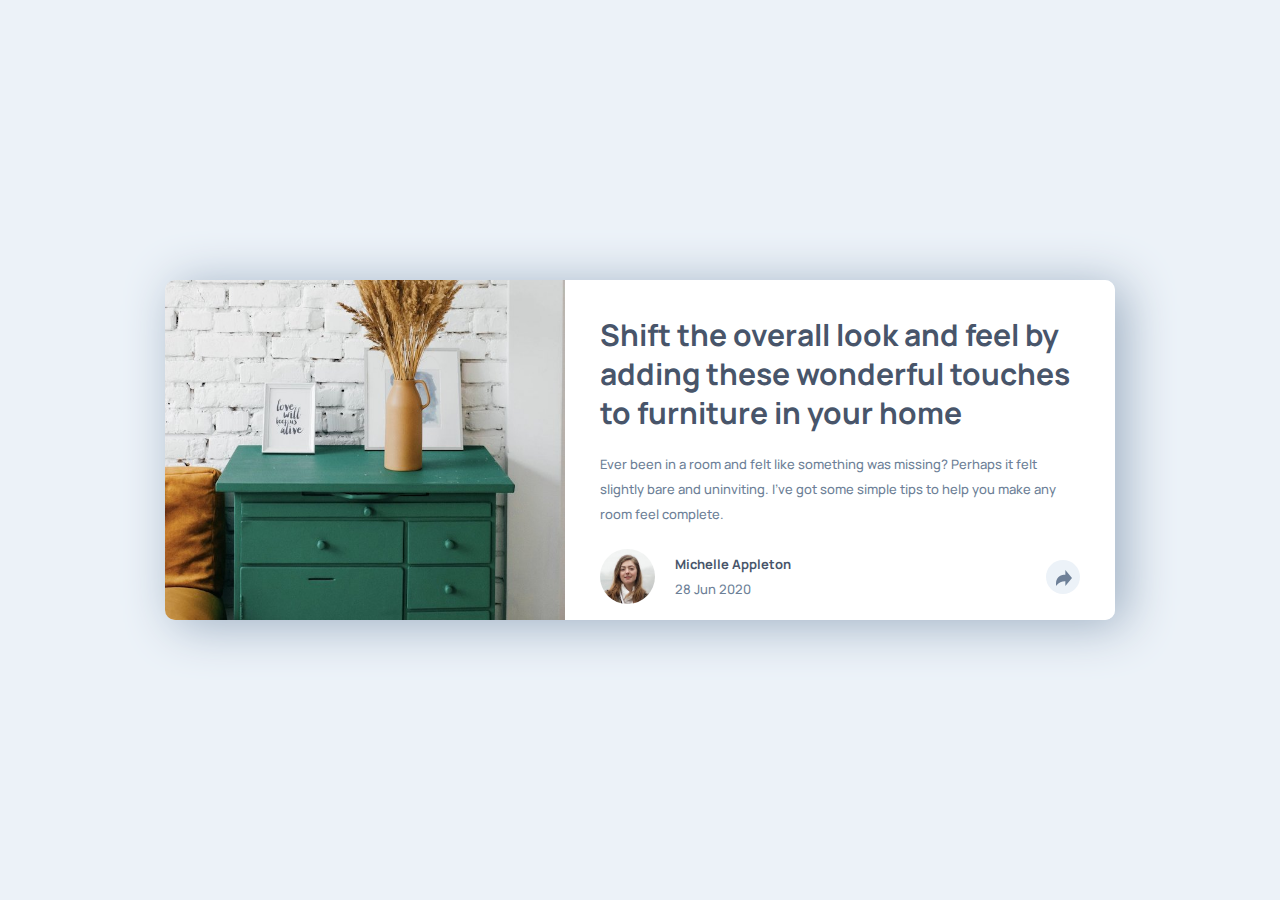
<file: index.html>
<!DOCTYPE html>
<html lang="en">
  <head>
    <meta charset="UTF-8" />
    <meta name="viewport" content="width=device-width, initial-scale=1.0" />

    <link
      rel="icon"
      type="image/png"
      sizes="32x32"
      href="./images/favicon-32x32.png"
    />
    <link rel="stylesheet" href="style.css" />

    <title>Article preview component</title>
  </head>
  <body>
    <div class="card">
      <div class="card__image">
        <img src="./images/drawers.jpg" alt="Drawers" />
      </div>
      <div class="card__text">
        <h1>
          Shift the overall look and feel by adding these wonderful touches to
          furniture in your home
        </h1>

        <p>
          Ever been in a room and felt like something was missing? Perhaps it
          felt slightly bare and uninviting. I’ve got some simple tips to help
          you make any room feel complete.
        </p>

        <div class="card__footer">
          <img
            class="card__footer__img to-hide"
            src="./images/avatar-michelle.jpg"
            alt="Photo of a woman"
          />

          <p class="card__footer__text to-hide">
            <span class="to-hide">Michelle Appleton</span>28 Jun 2020
          </p>
          <div class="card__footer__share tooltip" id="button">
            <img src="./images/icon-share.svg" id="share" alt="" />
            <div class="tooltiptext">
              share
              <a href="https://en-gb.facebook.com/"
                ><img src="./images/icon-facebook.svg" alt=""
              /></a>
              <a href="https://twitter.com/">
                <img src="./images/icon-twitter.svg" alt="" />
              </a>
              <a href="https://www.pinterest.com/">
                <img src="./images/icon-pinterest.svg" alt="" />
              </a>
            </div>
          </div>
        </div>
      </div>
    </div>
    <script src="script.js"></script>
  </body>
</html>
</file>
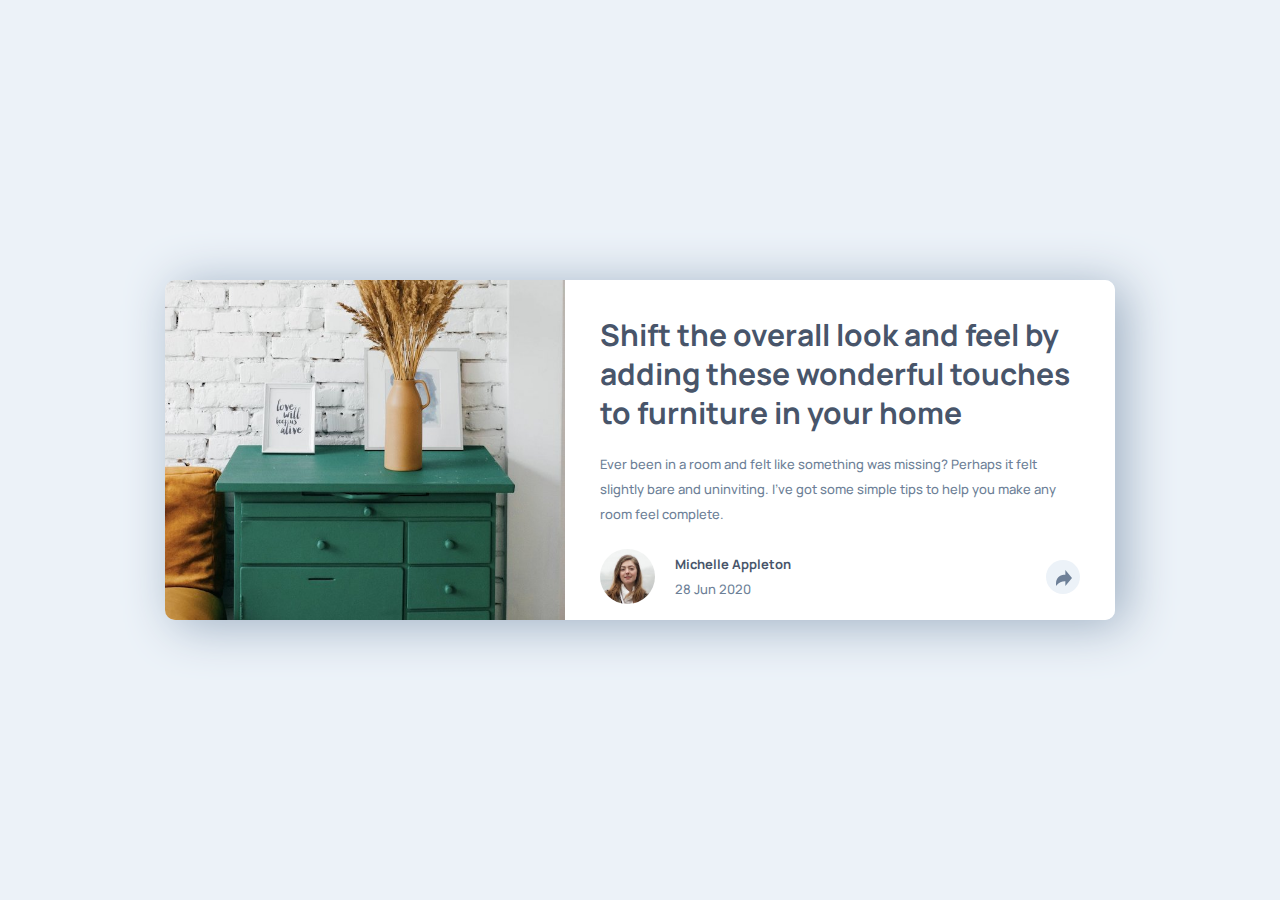
<file: article-preview-component-master/index.html>
<!DOCTYPE html>
<html lang="en">
  <head>
    <meta charset="UTF-8" />
    <meta name="viewport" content="width=device-width, initial-scale=1.0" />

    <link
      rel="icon"
      type="image/png"
      sizes="32x32"
      href="./images/favicon-32x32.png"
    />
    <link rel="stylesheet" href="style.css" />

    <title>Article preview component</title>
  </head>
  <body>
    <div class="card">
      <div class="card__image">
        <img src="./images/drawers.jpg" alt="Drawers" />
      </div>
      <div class="card__text">
        <h1>
          Shift the overall look and feel by adding these wonderful touches to
          furniture in your home
        </h1>

        <p>
          Ever been in a room and felt like something was missing? Perhaps it
          felt slightly bare and uninviting. I’ve got some simple tips to help
          you make any room feel complete.
        </p>

        <div class="card__footer">
          <img
            class="card__footer__img"
            src="./images/avatar-michelle.jpg"
            alt="Photo of a woman"
          />

          <p class="card__footer__text">
            <span>Michelle Appleton</span>28 Jun 2020
          </p>
          <div class="card__footer__share tooltip" id="button">
            <img src="./images/icon-share.svg" id="share" alt="" />
            <div class="tooltiptext"> share
              <img src="./images/icon-facebook.svg" alt="">
              <img src="./images/icon-twitter.svg" alt="">
              <img src="./images/icon-pinterest.svg" alt="">
              
              
              <div/>
          </div>
        </div>
      </div>
    </div>
  </body>
</html>
</file>
<file: style.css>
@import url("https://fonts.googleapis.com/css2?family=Manrope:wght@500;700&display=swap");
body {
  background-color: #ecf2f8;
  width: 100vw;
}

html,
body {
  margin: 0;
  padding: 0;
  height: 100%;
  display: -webkit-box;
  display: -ms-flexbox;
  display: flex;
}

.card {
  display: -webkit-box;
  display: -ms-flexbox;
  display: flex;
  -webkit-box-orient: horizontal;
  -webkit-box-direction: normal;
      -ms-flex-direction: row;
          flex-direction: row;
  margin: 0 auto;
  -ms-flex-item-align: center;
      align-self: center;
  height: 340px;
  -webkit-box-shadow: 10px 5px 50px #9eafc2;
          box-shadow: 10px 5px 50px #9eafc2;
  width: 950px;
  border-radius: 10px;
}

.card__text {
  padding: 35px;
  font-family: "Manrope", sans-serif;
  padding-top: 15px;
  background-color: #fff;
  border-bottom-right-radius: 10px;
  border-top-right-radius: 10px;
}

.card__image img {
  height: 340px;
  border-bottom-left-radius: 10px;
  border-top-left-radius: 10px;
  width: 400px;
}

h1 {
  color: #48556a;
  font-weight: 700;
  line-height: 1.3;
  font-size: 30px;
}

p {
  color: #6d7f97;
  font-size: 13px;
  font-weight: 500;
}

.card__text p {
  line-height: 1.9;
}

span {
  color: #48556a;
  font-weight: 700;
}

.card__footer {
  display: -webkit-box;
  display: -ms-flexbox;
  display: flex;
  -webkit-box-orient: horizontal;
  -webkit-box-direction: normal;
      -ms-flex-direction: row;
          flex-direction: row;
}

.card__footer__text {
  display: -webkit-box;
  display: -ms-flexbox;
  display: flex;
  -webkit-box-orient: vertical;
  -webkit-box-direction: normal;
      -ms-flex-direction: column;
          flex-direction: column;
  -ms-flex-item-align: center;
      align-self: center;
}

.card__footer__img {
  height: 55px;
  width: 55px;
  border-radius: 50%;
  margin-right: 20px;
  -ms-flex-item-align: center;
      -ms-grid-row-align: center;
      align-self: center;
}

.card__footer__share {
  width: 34px;
  height: 34px;
  background-color: #ecf2f8;
  border-radius: 50%;
  -ms-flex-item-align: center;
      align-self: center;
  justify-self: end;
  display: -webkit-box;
  display: -ms-flexbox;
  display: flex;
  -webkit-box-pack: center;
      -ms-flex-pack: center;
          justify-content: center;
  -ms-flex-line-pack: center;
      align-content: center;
  margin-left: auto;
}

.card__footer__share img {
  margin-top: 8px;
  width: 16px;
  height: 16px;
  margin-left: 10px;
}

.card__footer__share:active,
.card__footer__share:hover {
  background-color: #6d7f97;
}

.card__footer__share:active img,
.card__footer__share:hover img {
  -webkit-filter: brightness(0) saturate(100%) invert(100%) sepia(0%) saturate(7406%) hue-rotate(294deg) brightness(119%) contrast(121%);
          filter: brightness(0) saturate(100%) invert(100%) sepia(0%) saturate(7406%) hue-rotate(294deg) brightness(119%) contrast(121%);
}

.tooltip .tooltiptext {
  visibility: hidden;
  width: 200px;
  height: 50px;
  background-color: #48556a;
  color: #ecf2f8;
  border-radius: 10px;
  position: absolute;
  z-index: 1;
  bottom: 100%;
  left: 50%;
  margin-left: -105px;
  margin-bottom: 20px;
  font-family: "Manrope", sans-serif;
  font-weight: 500;
  font-size: 13px;
  text-transform: uppercase;
  letter-spacing: 3px;
  /* Fade in tooltip - takes 1 second to go from 0% to 100% opac: */
  opacity: 0;
  -webkit-transition: opacity 1s;
  transition: opacity 1s;
}

.tooltip:hover .tooltiptext {
  visibility: visible;
  opacity: 1;
}

.tooltip {
  position: relative;
  display: inline-block;
}

.tooltip .tooltiptext::after {
  content: " ";
  position: absolute;
  top: 100%;
  /* At the bottom of the tooltip */
  left: 50%;
  margin-left: -9px;
  border-width: 10px;
  border-style: solid;
  border-color: #48556a transparent transparent transparent;
}

.tooltiptext img {
  margin: 0;
}

.tooltiptext {
  padding-left: 10px;
  display: -webkit-box;
  display: -ms-flexbox;
  display: flex;
  -ms-flex-pack: distribute;
      justify-content: space-around;
  -webkit-box-align: center;
      -ms-flex-align: center;
          align-items: center;
}

@media (max-width: 951px) {
  body {
    height: 100vh;
  }
  .card {
    display: -webkit-box;
    display: -ms-flexbox;
    display: flex;
    -webkit-box-orient: vertical;
    -webkit-box-direction: normal;
        -ms-flex-direction: column;
            flex-direction: column;
    width: 400px;
    height: 500px;
  }
  .card__image img {
    height: 100%;
    border-top-right-radius: 10px;
    border-top-left-radius: 10px;
    border-bottom-left-radius: 0;
    width: 400px;
  }
  .card__text {
    border-bottom-right-radius: 10px;
    border-bottom-left-radius: 10px;
    border-top-right-radius: 0;
    padding: 0;
  }
  h1 {
    font-size: 24px;
    padding: 0 25px;
    margin-top: 20px;
  }
  p {
    padding: 0 25px;
  }
  .card__footer {
    border-bottom-left-radius: 10px;
    border-bottom-right-radius: 10px;
    padding: 0 20px;
  }
  .tooltip .tooltiptext {
    margin-left: -360px;
    margin-bottom: -43px;
  }
  .tooltip:hover .tooltip:focus-within .tooltiptext {
    visibility: visible;
    opacity: 1;
  }
}
</file>
<file: article-preview-component-master/style.css>
@import url("https://fonts.googleapis.com/css2?family=Manrope:wght@500;700&display=swap");
body {
  background-color: #ecf2f8;
  width: 100vw;
}

html,
body {
  margin: 0;
  padding: 0;
  height: 100%;
  display: -webkit-box;
  display: -ms-flexbox;
  display: flex;
}

.card {
  display: -webkit-box;
  display: -ms-flexbox;
  display: flex;
  margin: 0 auto;
  -ms-flex-item-align: center;
      align-self: center;
  height: 340px;
  -webkit-box-shadow: 10px 5px 50px #9eafc2;
          box-shadow: 10px 5px 50px #9eafc2;
  width: 950px;
  border-radius: 10px;
}

.card__text {
  padding: 35px;
  font-family: "Manrope", sans-serif;
  padding-top: 15px;
  background-color: #fff;
  border-bottom-right-radius: 10px;
  border-top-right-radius: 10px;
}

.card__image img {
  height: 340px;
  border-bottom-left-radius: 10px;
  border-top-left-radius: 10px;
  width: 400px;
}

h1 {
  color: #48556a;
  font-weight: 700;
  line-height: 1.3;
  font-size: 30px;
}

p {
  color: #6d7f97;
  font-size: 13px;
  font-weight: 500;
}

.card__text p {
  line-height: 1.9;
}

span {
  color: #48556a;
  font-weight: 700;
}

.card__footer {
  display: -webkit-box;
  display: -ms-flexbox;
  display: flex;
  -webkit-box-orient: horizontal;
  -webkit-box-direction: normal;
      -ms-flex-direction: row;
          flex-direction: row;
}

.card__footer__text {
  display: -webkit-box;
  display: -ms-flexbox;
  display: flex;
  -webkit-box-orient: vertical;
  -webkit-box-direction: normal;
      -ms-flex-direction: column;
          flex-direction: column;
  -ms-flex-item-align: center;
      align-self: center;
}

.card__footer__img {
  height: 55px;
  width: 55px;
  border-radius: 50%;
  margin-right: 20px;
  -ms-flex-item-align: center;
      -ms-grid-row-align: center;
      align-self: center;
}

.card__footer__share {
  width: 34px;
  height: 34px;
  background-color: #ecf2f8;
  border-radius: 50%;
  -ms-flex-item-align: center;
      align-self: center;
  justify-self: end;
  display: -webkit-box;
  display: -ms-flexbox;
  display: flex;
  -webkit-box-pack: center;
      -ms-flex-pack: center;
          justify-content: center;
  -ms-flex-line-pack: center;
      align-content: center;
  margin-left: auto;
}

.card__footer__share img {
  margin-top: 8px;
  width: 16px;
  height: 16px;
  margin-left: 10px;
}

.card__footer__share:active,
.card__footer__share:hover {
  background-color: #6d7f97;
}

.card__footer__share:active img,
.card__footer__share:hover img {
  -webkit-filter: brightness(0) saturate(100%) invert(100%) sepia(0%) saturate(7406%) hue-rotate(294deg) brightness(119%) contrast(121%);
          filter: brightness(0) saturate(100%) invert(100%) sepia(0%) saturate(7406%) hue-rotate(294deg) brightness(119%) contrast(121%);
}

.tooltip .tooltiptext {
  visibility: hidden;
  width: 200px;
  height: 50px;
  background-color: #48556a;
  color: #ecf2f8;
  border-radius: 10px;
  position: absolute;
  z-index: 1;
  bottom: 100%;
  left: 50%;
  margin-left: -100px;
  margin-bottom: 20px;
  font-family: "Manrope", sans-serif;
  font-weight: 500;
  font-size: 13px;
  text-transform: uppercase;
  letter-spacing: 3px;
  /* Fade in tooltip - takes 1 second to go from 0% to 100% opac: */
  opacity: 0;
  -webkit-transition: opacity 1s;
  transition: opacity 1s;
}

.tooltip:hover .tooltiptext {
  visibility: visible;
  opacity: 1;
}

.tooltip {
  position: relative;
  display: inline-block;
}

.tooltip .tooltiptext::after {
  content: " ";
  position: absolute;
  top: 100%;
  /* At the bottom of the tooltip */
  left: 50%;
  margin-left: -9px;
  border-width: 10px;
  border-style: solid;
  border-color: #48556a transparent transparent transparent;
}

.tooltiptext img {
  margin: 0;
}

.tooltiptext {
  padding-left: 10px;
  display: -webkit-box;
  display: -ms-flexbox;
  display: flex;
  -ms-flex-pack: distribute;
      justify-content: space-around;
  -webkit-box-align: center;
      -ms-flex-align: center;
          align-items: center;
}
</file>
